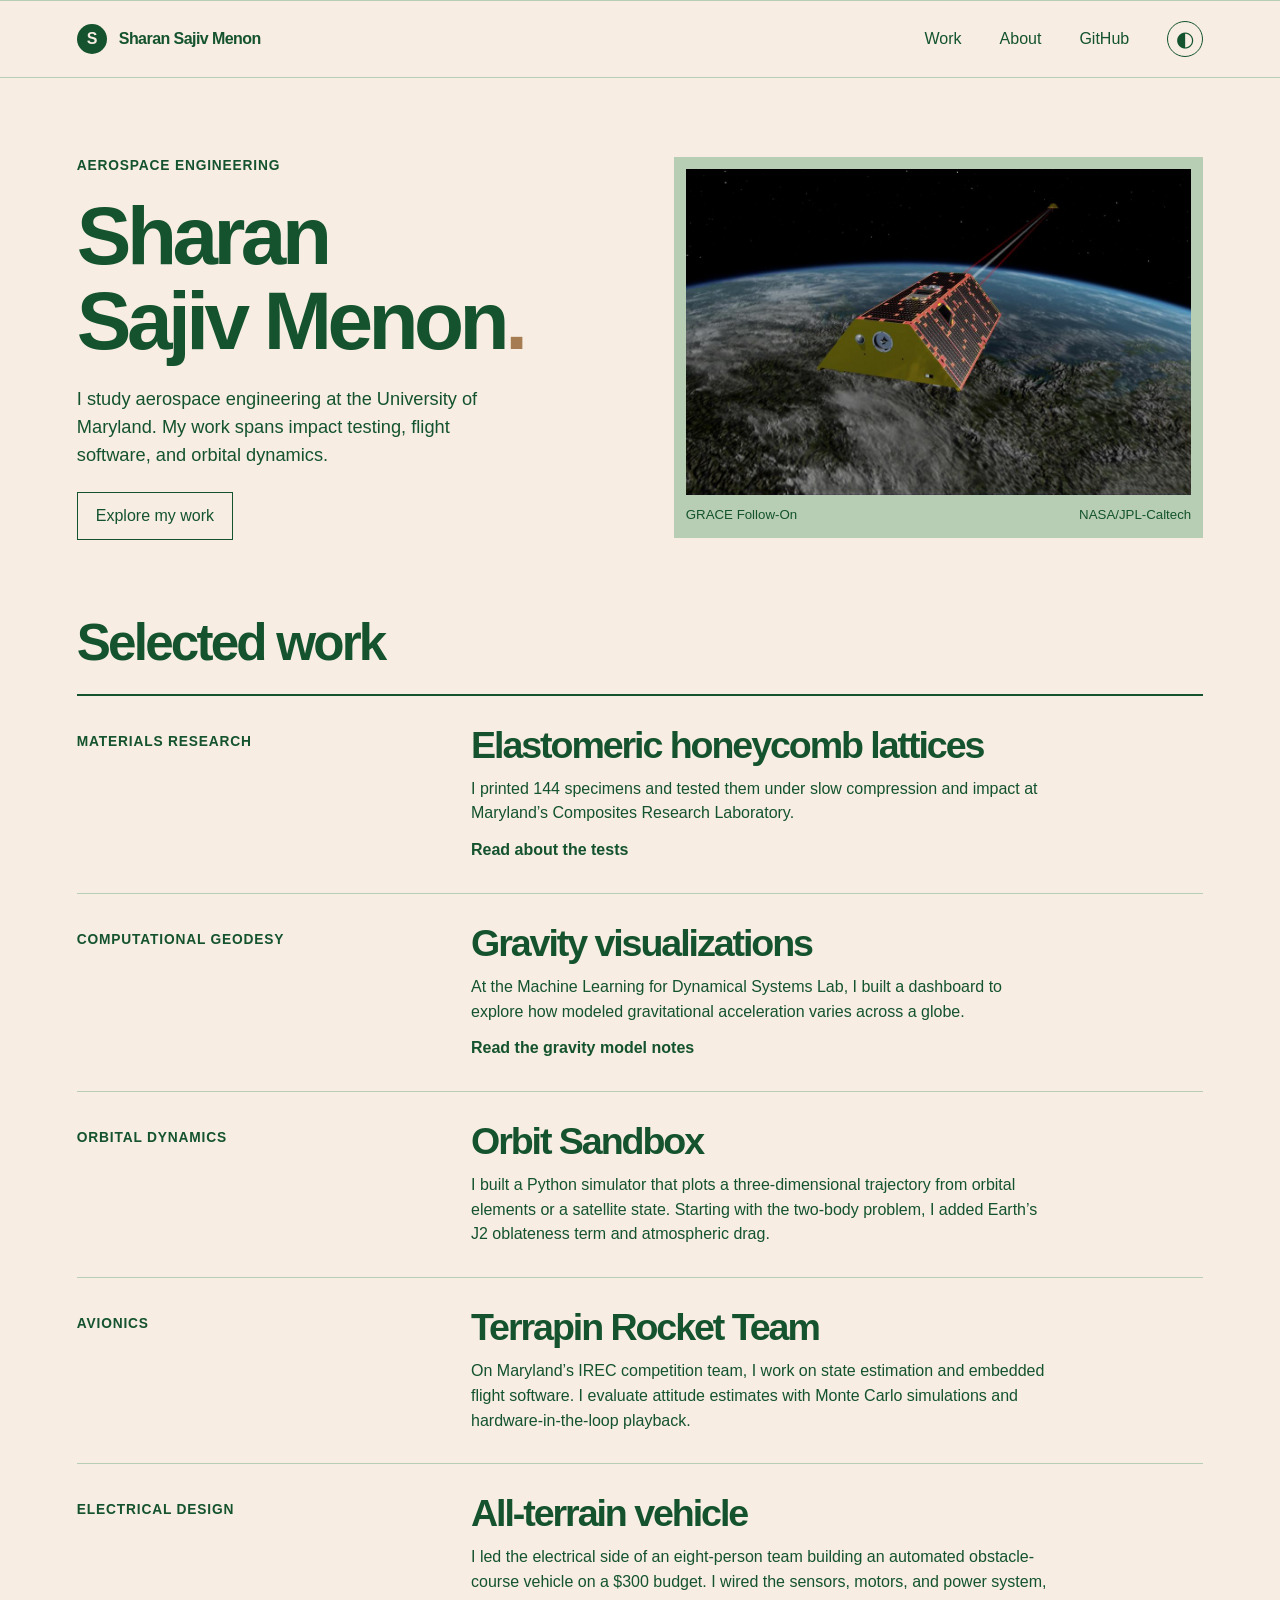
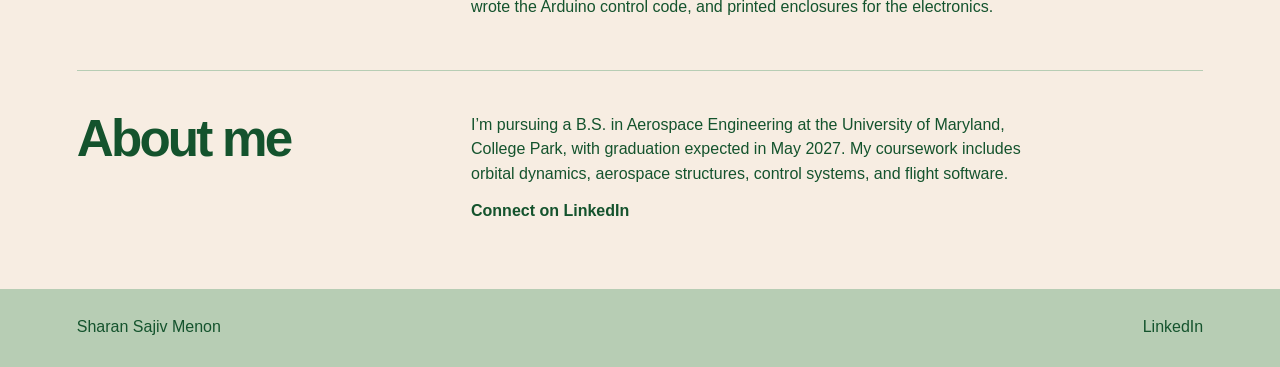
<file: index.html>
<!doctype html>
<html lang="en"><head><meta charset="utf-8"><meta name="viewport" content="width=device-width,initial-scale=1"><title>Aerospace engineering | Sharan Sajiv Menon</title><script>try { if (localStorage.getItem("portfolio-theme") === "dark") document.documentElement.dataset.theme = "dark"; } catch {}</script><script src="interactions.js" defer></script><link rel="stylesheet" href="style.css"></head><body><header><div class="wrap bar"><a class="brand" href="index.html"><i aria-hidden="true">S</i> Sharan Sajiv Menon</a><nav aria-label="Primary"><a href="index.html#work">Work</a><a href="index.html#about">About</a><a href="https://github.com/sharansmenon124">GitHub</a><button class="theme-toggle" type="button" aria-label="Dark mode" aria-pressed="false" title="Toggle dark mode" hidden><span aria-hidden="true">◐</span></button></nav></div></header><main class="wrap"><section class="hero"><div><p class="kicker">Aerospace engineering</p><h1>Sharan<br>Sajiv Menon<span>.</span></h1><p class="intro">I study aerospace engineering at the University of Maryland. My work spans impact testing, flight software, and orbital dynamics.</p><a class="button" href="#work">Explore my work</a></div><figure class="mission"><img src="assets/grace.jpg" alt="Illustration of the twin GRACE Follow-On satellites above Earth"><figcaption>GRACE Follow-On <a href="https://images.nasa.gov/details/PIA22445">NASA/JPL-Caltech</a></figcaption></figure></section>
<section id="work"><h2>Selected work</h2><ul class="projects"><li><span class="topic">Materials research</span><article><h3>Elastomeric honeycomb lattices</h3><p>I printed 144 specimens and tested them under slow compression and impact at Maryland’s Composites Research Laboratory.</p><a class="read" href="composites.html">Read about the tests</a></article></li><li><span class="topic">Computational geodesy</span><article><h3>Gravity visualizations</h3><p>At the Machine Learning for Dynamical Systems Lab, I built a dashboard to explore how modeled gravitational acceleration varies across a globe.</p><a class="read" href="gravity.html">Read the gravity model notes</a></article></li><li><span class="topic">Orbital dynamics</span><article><h3>Orbit Sandbox</h3><p>I built a Python simulator that plots a three-dimensional trajectory from orbital elements or a satellite state. Starting with the two-body problem, I added Earth’s J2 oblateness term and atmospheric drag.</p></article></li><li><span class="topic">Avionics</span><article><h3>Terrapin Rocket Team</h3><p>On Maryland’s IREC competition team, I work on state estimation and embedded flight software. I evaluate attitude estimates with Monte Carlo simulations and hardware-in-the-loop playback.</p></article></li><li><span class="topic">Electrical design</span><article><h3>All-terrain vehicle</h3><p>I led the electrical side of an eight-person team building an automated obstacle-course vehicle on a $300 budget. I wired the sensors, motors, and power system, wrote the Arduino control code, and printed enclosures for the electronics.</p></article></li></ul></section><section id="about" class="about"><h2>About me</h2><div><p>I’m pursuing a B.S. in Aerospace Engineering at the University of Maryland, College Park, with graduation expected in May 2027. My coursework includes orbital dynamics, aerospace structures, control systems, and flight software.</p><a class="read" href="https://www.linkedin.com/in/sharansmenon2005/">Connect on LinkedIn</a></div></section></main><footer><div class="wrap bar"><span>Sharan Sajiv Menon</span><a href="https://www.linkedin.com/in/sharansmenon2005/">LinkedIn</a></div></footer></body></html>
</file>
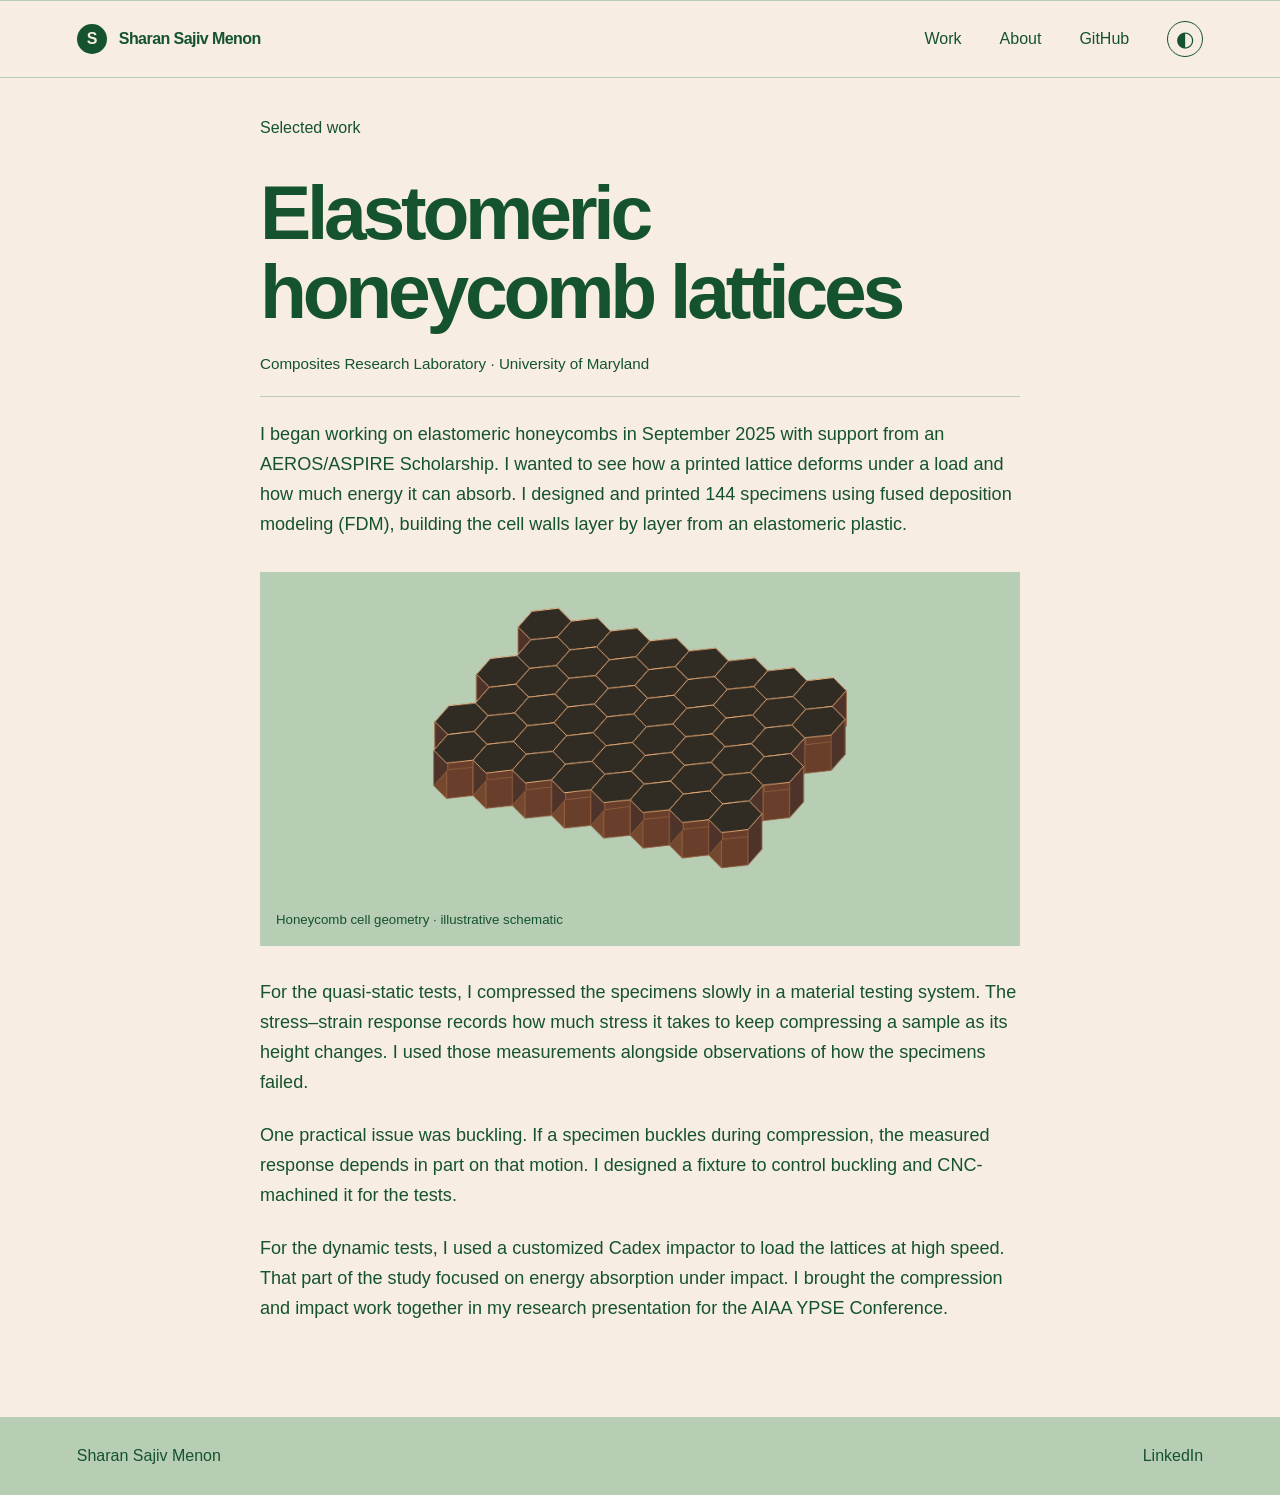
<file: composites.html>
<!doctype html>
<html lang="en"><head><meta charset="utf-8"><meta name="viewport" content="width=device-width,initial-scale=1"><title>Elastomeric honeycomb lattices | Sharan Sajiv Menon</title><script>try { if (localStorage.getItem("portfolio-theme") === "dark") document.documentElement.dataset.theme = "dark"; } catch {}</script><script src="interactions.js" defer></script><link rel="stylesheet" href="style.css"></head><body><header><div class="wrap bar"><a class="brand" href="index.html"><i aria-hidden="true">S</i> Sharan Sajiv Menon</a><nav aria-label="Primary"><a href="index.html#work">Work</a><a href="index.html#about">About</a><a href="https://github.com/sharansmenon124">GitHub</a><button class="theme-toggle" type="button" aria-label="Dark mode" aria-pressed="false" title="Toggle dark mode" hidden><span aria-hidden="true">◐</span></button></nav></div></header><main class="wrap"><article class="story"><a class="back" href="index.html#work">Selected work</a><h1>Elastomeric honeycomb lattices</h1><p class="byline">Composites Research Laboratory · University of Maryland</p>
<p>I began working on elastomeric honeycombs in September 2025 with support from an AEROS/ASPIRE Scholarship. I wanted to see how a printed lattice deforms under a load and how much energy it can absorb. I designed and printed 144 specimens using fused deposition modeling (FDM), building the cell walls layer by layer from an elastomeric plastic.</p>
<figure class="lattice"><canvas id="lattice" width="640" height="370" role="img" aria-label="Schematic of a block of hexagonal honeycomb cells"></canvas><figcaption>Honeycomb cell geometry · illustrative schematic</figcaption></figure>
<p>For the quasi-static tests, I compressed the specimens slowly in a material testing system. The stress–strain response records how much stress it takes to keep compressing a sample as its height changes. I used those measurements alongside observations of how the specimens failed.</p>
<p>One practical issue was buckling. If a specimen buckles during compression, the measured response depends in part on that motion. I designed a fixture to control buckling and CNC-machined it for the tests.</p>
<p>For the dynamic tests, I used a customized Cadex impactor to load the lattices at high speed. That part of the study focused on energy absorption under impact. I brought the compression and impact work together in my research presentation for the AIAA YPSE Conference.</p></article></main><footer><div class="wrap bar"><span>Sharan Sajiv Menon</span><a href="https://www.linkedin.com/in/sharansmenon2005/">LinkedIn</a></div></footer><script src="lattice.js" defer></script></body></html>
</file>
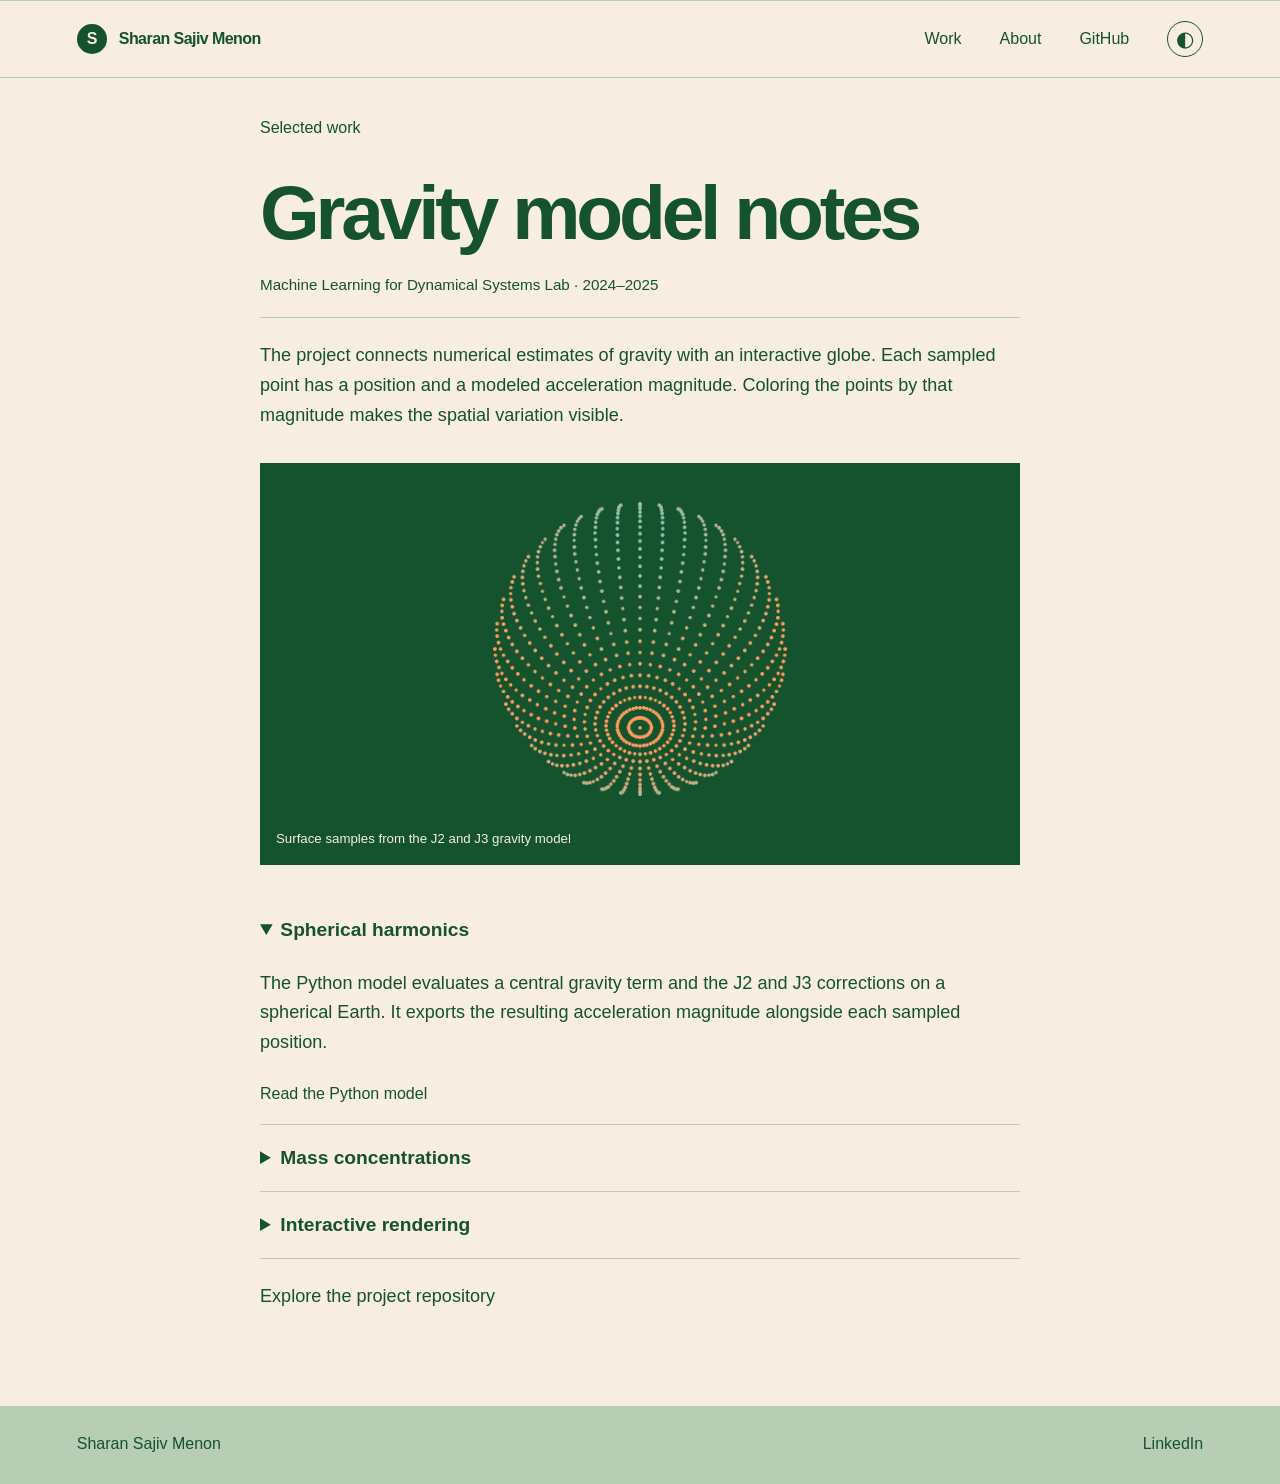
<file: gravity.html>
<!doctype html>
<html lang="en"><head><meta charset="utf-8"><meta name="viewport" content="width=device-width,initial-scale=1"><title>Gravity model notes | Sharan Sajiv Menon</title><script>try { if (localStorage.getItem("portfolio-theme") === "dark") document.documentElement.dataset.theme = "dark"; } catch {}</script><script src="interactions.js" defer></script><link rel="stylesheet" href="style.css"></head><body><header><div class="wrap bar"><a class="brand" href="index.html"><i aria-hidden="true">S</i> Sharan Sajiv Menon</a><nav aria-label="Primary"><a href="index.html#work">Work</a><a href="index.html#about">About</a><a href="https://github.com/sharansmenon124">GitHub</a><button class="theme-toggle" type="button" aria-label="Dark mode" aria-pressed="false" title="Toggle dark mode" hidden><span aria-hidden="true">◐</span></button></nav></div></header><main class="wrap"><article class="story"><a class="back" href="index.html#work">Selected work</a><h1>Gravity model notes</h1><p class="byline">Machine Learning for Dynamical Systems Lab · 2024–2025</p><p>The project connects numerical estimates of gravity with an interactive globe. Each sampled point has a position and a modeled acceleration magnitude. Coloring the points by that magnitude makes the spatial variation visible.</p><figure class="field"><img src="assets/field.png" alt="Surface samples from the spherical-harmonic model"><figcaption>Surface samples from the J2 and J3 gravity model</figcaption></figure><details open><summary>Spherical harmonics</summary><p>The Python model evaluates a central gravity term and the J2 and J3 corrections on a spherical Earth. It exports the resulting acceleration magnitude alongside each sampled position.</p><a href="https://github.com/sharansmenon124/gravity-visualizations/blob/main/SphericalHarmonics.py">Read the Python model</a></details><details><summary>Mass concentrations</summary><p>The mascon experiment sums contributions from discrete sources on a latitude–longitude grid. The plotted field uses synthetic source strengths. The script also explores reading GRACE liquid-water-equivalent thickness data.</p><a href="https://github.com/sharansmenon124/gravity-visualizations/blob/main/MasCon.py">Explore the mascon experiment</a></details><details><summary>Interactive rendering</summary><p>The Three.js viewer evaluates the field at the vertices of a sphere, normalizes its range, and maps it to vertex colors. Orbit controls let the viewer inspect the globe from different angles.</p><a href="https://github.com/sharansmenon124/gravity-visualizations/blob/main/src/index.mjs">Inspect the rendering code</a></details><p><a href="https://github.com/sharansmenon124/gravity-visualizations">Explore the project repository</a></p></article></main><footer><div class="wrap bar"><span>Sharan Sajiv Menon</span><a href="https://www.linkedin.com/in/sharansmenon2005/">LinkedIn</a></div></footer></body></html>
</file>
<file: style.css>
:root {
  color-scheme: light;
  --forest: #14532d;
  --green: #2f855a;
  --sage: #b7cdb4;
  --cream: #f7ede2;
  --ochre: #a67c52;
  font-family: "Helvetica Neue", Helvetica, Arial, sans-serif;
  background: var(--cream);
  color: var(--forest);
}
* { box-sizing: border-box; }
body, figure, h1, h2, h3, p { margin: 0; }
body { line-height: 1.55; }
.wrap { width: min(1160px, 88%); margin-inline: auto; }
a { color: inherit; text-underline-offset: .22em; }

:focus-visible { outline: 3px solid var(--green); outline-offset: 5px; }
header, footer { border-block: 1px solid var(--sage); }
.bar, nav, .brand, figcaption { display: flex; align-items: center; }
.bar, figcaption { justify-content: space-between; gap: 14px; }
.bar { min-height: 76px; }
.brand, nav a { text-decoration: none; }
.brand { font-weight: 650; gap: 12px; letter-spacing: -.035em; }
.brand i { font-style: normal; font-weight: 750; background: var(--forest); color: var(--cream); border-radius: 50%; width: 30px; height: 30px; display: grid; place-items: center; }
nav { gap: clamp(12px, 3vw, 38px); }

.hero { display: grid; grid-template-columns: 1fr 1fr; align-items: center; gap: 6%; padding-block: clamp(45px, 6vw, 88px); }
.kicker, .topic { font-weight: 600; font-size: .86rem; letter-spacing: .06em; text-transform: uppercase; }
.kicker { margin-bottom: 18px; }
h1, h2, h3 { line-height: 1.03; letter-spacing: -.055em; }
h1 { font-size: clamp(3.1rem, 6.4vw, 6.8rem); }
h1 span { color: var(--ochre); }
.intro { font-size: 1.14rem; max-width: 40ch; margin: 22px 0; }
.button { display: inline-block; padding: 11px 18px; }

.mission { background: var(--sage); padding: 12px; }
.mission img { display: block; width: 100%; aspect-ratio: 1.55; object-fit: cover; }
figcaption { padding: 10px 0 0; font-size: .83rem; }
h2 { font-size: clamp(2.1rem, 4vw, 3.5rem); margin-bottom: 24px; }
.projects { padding: 0; margin: 0; list-style: none; }
.projects li, .about { display: grid; grid-template-columns: 30% 1fr; gap: 5%; border-top: 1px solid var(--sage); padding-block: 30px; }
.projects li:first-child { border-top: 2px solid var(--forest); }
.topic { padding-top: .34em; }
h3 { font-size: clamp(1.6rem, 3vw, 2.35rem); }
.projects p, .about p { margin-top: 12px; max-width: 66ch; }
.read { display: inline-block; margin-top: 12px; font-weight: 600; }
.about { margin-top: 20px; padding-block: 42px 65px; }
.about p { margin-top: 0; }
footer { background: var(--sage); }
.story { max-width: 760px; margin: auto; padding-block: 38px 70px; }
.story h1 { margin-top: 32px; font-size: clamp(2.7rem, 6vw, 5.5rem); }
.story p { margin-block: 1.3em; font-size: 1.13rem; line-height: 1.65; }
.story .byline { font-size: .95rem; padding-bottom: 20px; border-bottom: 1px solid var(--sage); }
.story figure { background: var(--sage); margin: 32px 0; padding: 16px; }
.story canvas, .field img { width: 100%; max-width: 540px; display: block; margin: auto; }
.story .field { background: var(--forest); color: var(--cream); }
.field img { max-width: 340px; }
details { border-bottom: 1px solid var(--sage); padding-block: 18px; }
summary { cursor: pointer; font-size: 1.2rem; font-weight: 600; }
@media (max-width: 700px) {
  .wrap { width: 90%; }
  .hero, .projects li, .about { grid-template-columns: 1fr; gap: 12px; }
  .hero { gap: 25px; }
  .mission img { aspect-ratio: 2; }
  .brand { gap: 6px; }
  nav, .brand { font-size: .9rem; }
  .bar { min-height: 62px; }
  .topic { font-size: .8rem; }
  .about h2 { margin-bottom: 0; }
}
@media (max-width: 380px) { .brand i { display: none; } }

:root[data-theme="dark"] {
  color-scheme: dark;
  --forest: #e2eddf;
  --cream: #11251b;
  --green: #9edab1;
  --sage: #304f3d;
  --ochre: #d8ad7e;
}
[data-theme="dark"] .story .field { background: #183824; color: var(--forest); }
a { position: relative; text-decoration: none; }
a:not(.brand):not(.button) { display: inline-block; }
a:not(.brand):not(.button)::after {
  content: ""; position: absolute; inset: auto 0 -.1em;
  height: 1.5px; background: currentColor; transform: scaleX(0);
  transform-origin: left; transition: transform .22s ease-out;
}
a:is(:hover,:focus-visible)::after { transform: scaleX(1); }
.button, .theme-toggle {
  position: relative; isolation: isolate; overflow: hidden;
  border: 1.5px solid var(--forest); background: transparent; color: var(--forest);
  font: inherit; vertical-align: middle; transition: color .25s, transform .12s;
}
.button::before, .theme-toggle::before {
  content: ""; position: absolute; inset: 0; z-index: -1;
  background: var(--forest); transform: scaleX(0); transform-origin: left;
  transition: transform .25s ease;
}
:is(.button,.theme-toggle):is(:hover,:focus-visible) { color: var(--cream); }
:is(.button,.theme-toggle):is(:hover,:focus-visible)::before { transform: scaleX(1); }
:is(.button,.theme-toggle):active { transform: scale(.95); }
.theme-toggle { width: 36px; height: 36px; padding: 0; border-radius: 50%; font-size: 1.3rem; line-height: 1; }
.theme-toggle[aria-pressed="true"] span { display: inline-block; transform: rotate(180deg); }
h1.typing { position: relative; color: transparent; }
h1.typing > span:not(.typed-overlay) { visibility: hidden; }
h1 .typed-overlay { position: absolute; inset: 0; color: var(--forest); pointer-events: none; }
@media (prefers-reduced-motion: no-preference) {
  .reveal-row { transition: opacity .55s ease-out, transform .55s ease-out; }
  .awaiting-reveal:not(:focus-within) { opacity: 0; transform: translateY(16px); }
}
@media (prefers-reduced-motion: reduce) {
  *, *::before, *::after { transition-duration: 0s !important; }
  :is(.button,.theme-toggle):active { transform: none; }
}
@media (pointer: fine) {
  html, a, button, summary { cursor: url("assets/cursor.svg") 2 2, auto; }
}
@media (max-width: 420px) {
  header .bar { flex-wrap: wrap; padding-block: 10px; gap: 8px; }
  nav { gap: 12px; }
}
@media print { .theme-toggle { display: none; } .awaiting-reveal { opacity: 1!important; transform: none!important; } }
</file>
